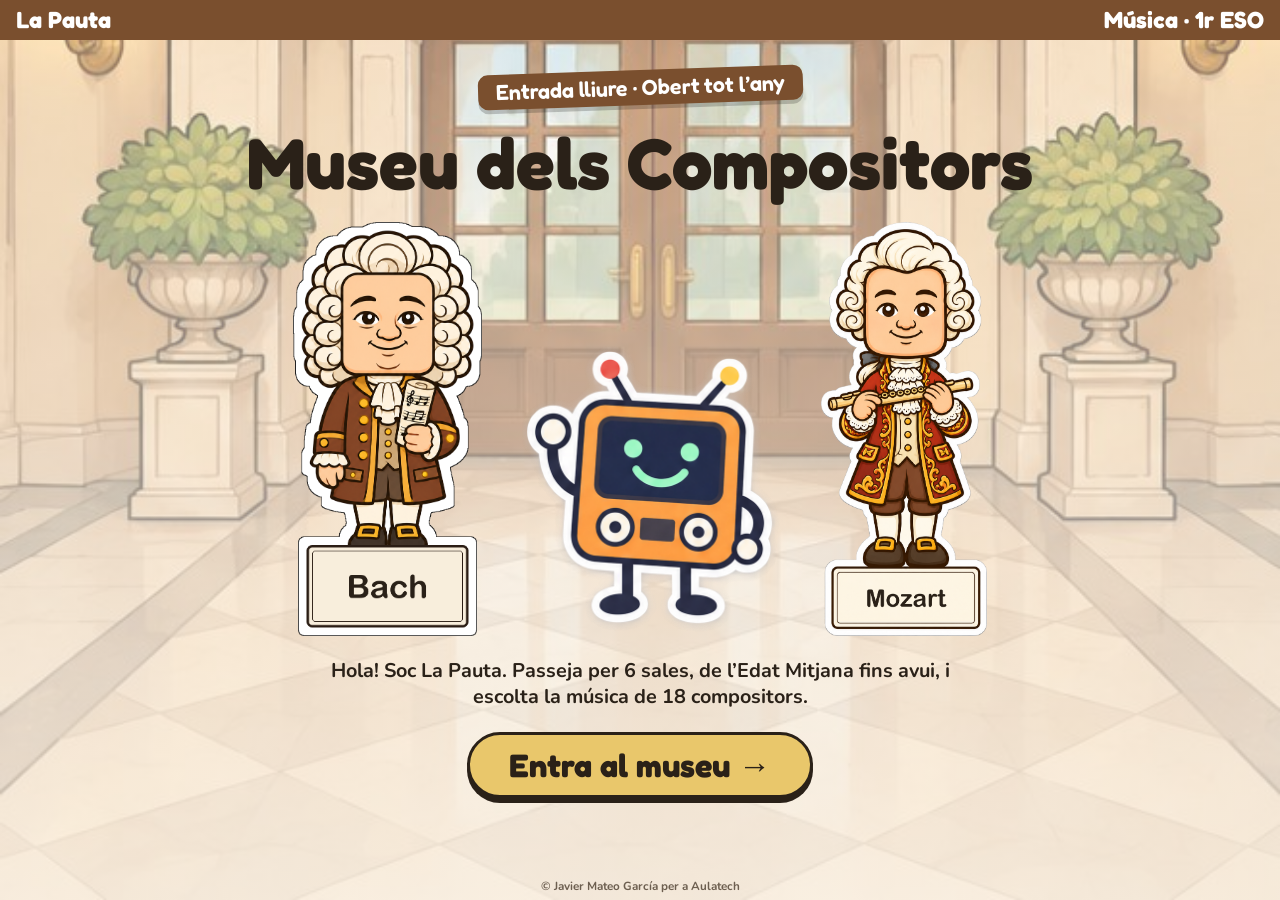
<file: index.html>
<!doctype html>
<html lang="ca">
<head>
<meta charset="utf-8">
<meta name="viewport" content="width=device-width, initial-scale=1">
<meta name="robots" content="noindex">
<title>Museu dels Compositors · La Pauta</title>
<link href="https://fonts.googleapis.com/css2?family=Fredoka:wght@500;600;700&family=Nunito:wght@700;800&display=swap" rel="stylesheet">
<link rel="stylesheet" href="museu.css">
<style>
  body { background:linear-gradient(#fbf7ee66, #fbf7eebb), url(img/fons/vestibul.jpg) center bottom / cover; }
  main { justify-content:center; align-items:center; gap:2.5vh; text-align:center; }
  .entrada { display:flex; align-items:flex-end; justify-content:center; gap:clamp(8px,3vw,40px); min-height:0; flex:0 1 46vh; }
  .entrada img { height:100%; max-width:30vw; object-fit:contain; }
  .entrada .pauta { height:70%; }
  h1 { font-size:clamp(32px,min(8vh,11vw),78px); }
  .cartell { background:var(--fusta); color:#fff; border-radius:10px; padding:.2em .8em; display:inline-block;
             font:600 clamp(14px,2.4vh,22px) Fredoka, sans-serif; transform:rotate(-2deg); box-shadow:0 4px 0 #0003; }
  p { margin:0; max-width:34em; }
</style>
</head>
<body>
<nav class="banda"><span>La Pauta</span><span>Música · 1r ESO</span></nav>
<main>
  <span class="cartell">Entrada lliure · Obert tot l’any</span>
  <h1>Museu dels Compositors</h1>
  <div class="entrada">
    <img src="img/bach.png" alt="Figura de Bach">
    <img class="pauta" src="img/pauta-base-saluda.png" alt="La Pauta et saluda">
    <img src="img/mozart.png" alt="Figura de Mozart">
  </div>
  <p>Hola! Soc La Pauta. Passeja per <b>6 sales</b>, de l’Edat Mitjana fins avui, i <b>escolta</b> la música de <b>18 compositors</b>.</p>
  <a class="boto gran" href="museu.html">Entra al museu →</a>
</main>
<footer>© Javier Mateo García per a Aulatech</footer>
</body>
</html>
</file>
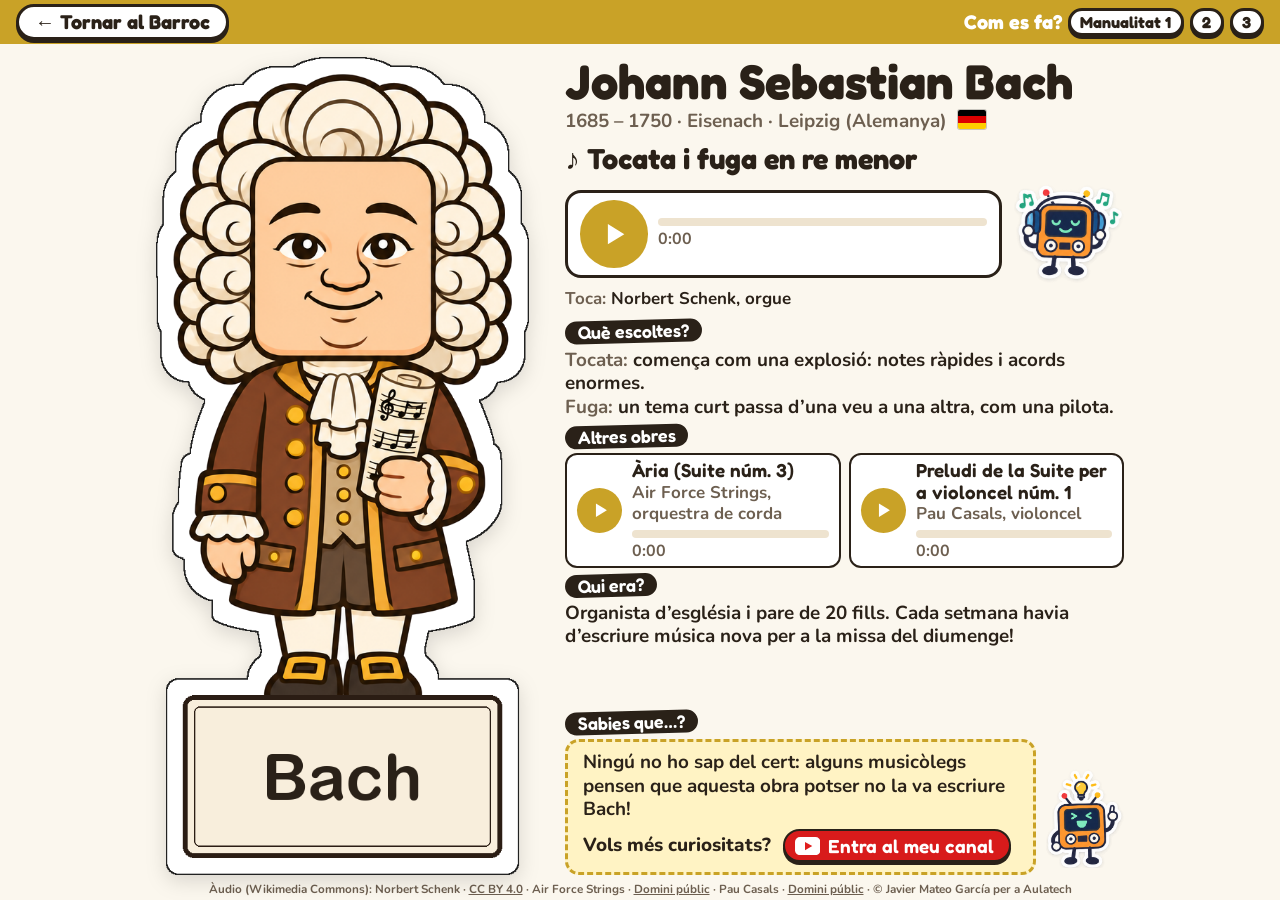
<file: compositor.html>
<!doctype html>
<html lang="ca">
<head>
<meta charset="utf-8">
<meta name="viewport" content="width=device-width, initial-scale=1">
<meta name="robots" content="noindex">
<title>Escolta · La Pauta</title>
<link href="https://fonts.googleapis.com/css2?family=Fredoka:wght@500;600;700&family=Nunito:wght@700;800&display=swap" rel="stylesheet">
<style>
  /* Tot en una pantalla, sense scroll: la mida de tot depèn de l'alçada (vh). */
  :root { --paper:#fbf7ee; --ink:#2a2118; --soft:#6d5f50; --epoca:#c9a227; }
  * { box-sizing:border-box; }
  body { margin:0; background:var(--paper); color:var(--ink); font:700 clamp(13px,2.15vh,21px)/1.25 Nunito, system-ui, sans-serif;
         display:flex; flex-direction:column; height:100dvh; overflow:hidden; }
  .banda { flex:none; background:var(--epoca); color:#fff; display:flex; align-items:center; justify-content:space-between;
           gap:10px; padding:.45vh 16px; font:700 clamp(15px,2.6vh,24px) Fredoka, sans-serif; }
  .tornar { color:var(--ink); background:#fff; text-decoration:none; border:3px solid var(--ink); border-radius:999px;
            padding:.15em .8em; box-shadow:0 3px 0 var(--ink); font-size:.85em; white-space:nowrap; }
  .fes { display:flex; align-items:center; gap:6px; font-size:.85em; }
  .fes .tornar { font-size:.8em; padding:.1em .6em; }
  .tornar:active { transform:translateY(3px); box-shadow:none; }
  main { flex:1; min-height:0; width:100%; max-width:1000px; margin:0 auto; padding:1.4vh 16px .8vh;
         display:grid; gap:1.2vh clamp(10px,3vw,36px); grid-template-columns:auto 1fr; grid-template-rows:auto 1fr;
         grid-template-areas:"fig cap" "fig cos"; }
  #figura { grid-area:fig; height:100%; max-width:40vw; object-fit:contain; align-self:center; min-height:0;
            filter:drop-shadow(0 6px 10px #0002); }
  .cap { grid-area:cap; } .cos { grid-area:cos; min-height:0; display:flex; flex-direction:column; gap:.6vh; }
  h1 { font:700 clamp(24px,5.4vh,54px)/1 Fredoka, sans-serif; margin:0 0 .1em; }
  .meta { color:var(--soft); margin:0; }
  .bandera { display:inline-block; width:1.5em; height:1em; vertical-align:-.12em; margin-left:.3em; border-radius:2px; box-shadow:0 0 0 1px #0003; }
  h2 { display:inline-block; font:600 .95em Fredoka, sans-serif; margin:0 0 .3em; color:#fff; background:var(--ink);
       padding:.05em .7em; border-radius:999px; transform:rotate(-1.5deg); }
  p { margin:0; }

  /* Obra principal: reproductor gran + La Pauta escoltant */
  .obra { font:700 clamp(17px,3.2vh,30px)/1.1 Fredoka, sans-serif; margin:1vh 0 .35em; }
  .principal { display:flex; align-items:center; gap:12px; }
  .principal .reproductor { flex:1; max-width:470px; }
  .pauta { flex:none; height:clamp(54px,11vh,120px); }
  .reproductor { display:flex; align-items:center; gap:10px; background:#fff; border:3px solid var(--ink);
                 border-radius:16px; padding:.8vh 12px; }
  .play { flex:none; width:clamp(44px,7.5vh,70px); aspect-ratio:1; border-radius:50%; border:none; background:var(--epoca);
          cursor:pointer; display:grid; place-items:center; padding:0; }
  .play:focus-visible { outline:4px solid var(--ink); outline-offset:3px; }
  .play svg { width:45%; height:45%; fill:#fff; }
  .barra { flex:1; min-width:0; }
  .temps { height:8px; background:#eee3cf; border-radius:4px; overflow:hidden; cursor:pointer; }
  .omple { height:100%; width:0; background:var(--epoca); }
  .rellotge { font-size:.85em; color:var(--soft); margin-top:3px; }
  .interpret { font-size:.9em; color:var(--soft); margin-top:.3em; }
  .interpret b { color:var(--ink); }

  /* Altres obres: reproductors petits */
  .altres { display:grid; grid-template-columns:1fr 1fr; gap:8px; }
  .altres .reproductor { border-width:2px; border-radius:12px; padding:.6vh 10px; }
  .altres .play { width:clamp(34px,5vh,46px); }
  .altres .titol { font:600 1em/1.15 Fredoka, sans-serif; }
  .altres .interpret { margin:0 0 .3em; }

  .buida { background:#fff8; border:2px dashed var(--soft); border-radius:12px; padding:.4em .8em; color:var(--soft); }
  .pista b { color:var(--soft); }
  .sabies { display:flex; align-items:flex-end; gap:10px; margin-top:auto; }
  .canal { display:flex; flex-wrap:wrap; align-items:center; gap:.3em .6em; margin-top:.4em; font-weight:800; }
  .boto-yt { display:inline-flex; align-items:center; gap:.4em; padding:.18em .8em .18em .55em; background:#d81b1b; color:#fff; border:2px solid var(--ink);
             border-radius:999px; box-shadow:0 3px 0 var(--ink); font:600 1em Fredoka, sans-serif; text-decoration:none; white-space:nowrap; transition:transform .12s, box-shadow .12s; }
  .boto-yt svg { width:1.35em; height:auto; flex:none; }
  .boto-yt:hover { transform:translateY(-1px); box-shadow:0 4px 0 var(--ink); }
  .boto-yt:active { transform:translateY(3px); box-shadow:0 0 0 var(--ink); }
  .pauta-canal { flex:none; display:block; }
  .curiositat { background:#fff3c4; border:3px dashed var(--epoca); border-radius:14px; padding:.5em .8em; }
  footer { flex:none; font-size:clamp(9px,1.3vh,12px); color:var(--soft); text-align:center; padding:0 16px .4vh; }
  footer a { color:inherit; }

  /* Mòbil vertical: figura + títol i obra principal a dalt; la resta a sota a tot l'ample */
  @media (max-aspect-ratio: 3/4) {
    main { grid-template-columns:36% 1fr; grid-template-areas:"fig cap" "cos cos"; }
    #figura { height:auto; width:100%; max-width:none; max-height:30vh; }
    .principal .pauta { height:clamp(44px,7vh,70px); }
    #figura { max-height:27vh; }
    .altres { gap:5px; }
    body { font-size:clamp(12px,1.7vh,15px); }
    #figura { max-height:25vh; }
    h1 { font-size:clamp(22px,4vh,34px); }
    .obra { font-size:clamp(16px,2.6vh,22px); }
    .altres .reproductor { gap:6px; padding:5px 7px; }
    .altres .play { width:32px; }
    .altres .reproductor:not(.activa) :is(.temps, .rellotge) { display:none; }  /* la barra només surt a l'obra que sona */
    .cos { gap:.8vh; }
  }
</style>
</head>
<body>
<nav class="banda"><a class="tornar" id="tornar" href="#">← Tornar al <span id="epoca"></span></a><span class="fes">Com es fa?<a class="tornar" id="m1">Manualitat 1</a><a class="tornar" id="m2">2</a><a class="tornar" id="m3">3</a></span></nav>
<main>
  <img id="figura" alt="">
  <div class="cap">
    <h1 id="nom"></h1>
    <p class="meta" id="dates"></p>
    <div id="principal"></div>
  </div>
  <div class="cos">
    <section><h2>Què escoltes?</h2><div id="pistes"></div></section>
    <section><h2>Altres obres</h2><div class="altres" id="altres"></div></section>
    <section><h2>Qui era?</h2><p id="qui"></p></section>
    <section class="sabies">
      <div style="flex:1"><h2>Sabies que…?</h2><p class="curiositat"><span id="curiositat"></span><span class="canal">Vols més curiositats? <a class="boto-yt" href="https://www.youtube.com/@lapautamusica" target="_blank" rel="noopener"><svg viewBox="0 0 28 20" aria-hidden="true"><rect width="28" height="20" rx="5.5" fill="#fff"/><path d="M11 5.5v9l8-4.5z" fill="#e01e1e"/></svg>Entra al meu canal</a></span></p></div>
      <a class="pauta-canal" href="https://www.youtube.com/@lapautamusica" target="_blank" rel="noopener" aria-label="Canal de La Pauta a YouTube"><img class="pauta" id="pauta-idea" alt=""></a>
    </section>
  </div>
</main>
<footer><span id="credits"></span> · © Javier Mateo García per a Aulatech</footer>
<audio id="audio" preload="none"></audio>
<script src="dades.js"></script>
<script>
const id = new URLSearchParams(location.search).get("c") || location.pathname.split("/").filter(Boolean).pop();
const clau = id in COMPOSITORS ? id : "bach";
const c = COMPOSITORS[clau];
const $ = s => document.getElementById(s);
const vestit = PAUTA[c.epoca] || "base";
const PLAY = "M7 4v16l13-8z", PAUSA = "M6 4h4v16H6zM14 4h4v16h-4z";

document.documentElement.style.setProperty("--epoca", EPOQUES[c.epoca]);
document.title = `${c.nom} · Escolta`;
$("epoca").textContent = c.epoca;
$("tornar").href = `epoca.html?e=${encodeURIComponent(c.epoca)}`;
for (const n of [1, 2, 3]) $(`m${n}`).href = `com-es-fa.html?c=${clau}&m=${n}`;
$("figura").src = `img/${clau}.png`;
$("figura").alt = `Figura de ${c.nom}`;
$("nom").textContent = c.nom;
$("dates").innerHTML = `${c.dates} · ${c.lloc} ${[].concat(c.pais).map(p => `<span class="bandera" style="background:${BANDERES[p]}"></span>`).join("")}`;
$("qui").textContent = c.qui;
$("curiositat").textContent = c.curiositat;
$("pauta-idea").src = `img/pauta-${vestit}-idea.png`;
$("pistes").innerHTML = c.pistes.map(p => `<p class="pista"><b>${p.titol}:</b> ${p.text}</p>`).join("");

// i = 0: obra principal (gran, sense títol dins). i > 0: altres obres (títol i intèrpret dins).
const reproductor = (o, i) => `
  <div class="reproductor" data-i="${i}">
    <button class="play" aria-label="Escolta: ${o.titol}"><svg viewBox="0 0 24 24"><path d="${PLAY}"/></svg></button>
    <div class="barra">
      ${i ? `<div class="titol">${o.titol}</div><div class="interpret">${o.interpret}</div>` : ""}
      <div class="temps" tabindex="0" role="slider" aria-label="Posició"><div class="omple"></div></div>
      <div class="rellotge">0:00</div>
    </div>
  </div>`;
const [principal, ...altres] = c.obres;
if (!principal) {  // sense_audio: cap gravació lliure (p. ex. música encara protegida)
  $("principal").innerHTML = `<p class="buida" style="margin-top:1vh">Encara no hem trobat cap gravació lliure per escoltar aquí. Busca-la amb el teu professor!</p>`;
  $("altres").closest("section").hidden = true;
  $("credits").textContent = "";
} else {
$("principal").innerHTML = `
  <p class="obra">♪ ${principal.titol}</p>
  <div class="principal">${reproductor(principal, 0)}<img class="pauta" src="img/pauta-${vestit}-escolta.png" alt="La Pauta escoltant"></div>
  <p class="interpret">Toca: <b>${principal.interpret}</b></p>`;
$("altres").innerHTML = altres.map((o, i) => reproductor(o, i + 1)).join("");
if (!altres.length) $("altres").outerHTML = `<p class="buida">Encara no hem trobat cap altra gravació lliure de ${c.nom.split(" ").pop()}. Aviat n’hi haurà més!</p>`;
}
// Crèdits: un per intèrpret (si toca diverses obres, surt un sol cop).
const vist = {};
if (c.obres.length) $("credits").innerHTML = "Àudio (Wikimedia Commons): " + c.obres.filter(o => !vist[o.interpret.split(",")[0]] && (vist[o.interpret.split(",")[0]] = 1)).map(o =>
  `${o.interpret.split(",")[0]} · <a href="${o.font}" target="_blank" rel="noopener">${o.llicencia}</a>`).join(" · ");

// Un sol <audio> per a totes les obres: si en poses una, s'atura l'altra.
const a = $("audio");
let actual = -1;
const caixa = i => document.querySelector(`.reproductor[data-i="${i}"]`);
const mmss = t => `${Math.floor(t / 60)}:${String(Math.floor(t % 60)).padStart(2, "0")}`;
document.querySelectorAll(".reproductor").forEach(r => {
  const i = +r.dataset.i;
  r.querySelector(".play").onclick = () => {
    if (i !== actual) {
      if (actual >= 0) { caixa(actual).querySelector(".omple").style.width = 0; caixa(actual).querySelector(".rellotge").textContent = "0:00"; }
      if (actual >= 0) caixa(actual).classList.remove("activa");
      actual = i; a.src = c.obres[i].src; r.classList.add("activa");
    }
    a.paused ? a.play() : a.pause();
  };
  const t = r.querySelector(".temps");
  t.onclick = e => { if (i === actual && a.duration) a.currentTime = (e.offsetX / t.clientWidth) * a.duration; };
  t.onkeydown = e => { if (i !== actual) return; if (e.key === "ArrowRight") a.currentTime += 10; if (e.key === "ArrowLeft") a.currentTime -= 10; };
});
a.onplay = a.onpause = () => document.querySelectorAll(".reproductor").forEach(r => {
  r.querySelector("path").setAttribute("d", +r.dataset.i === actual && !a.paused ? PAUSA : PLAY);
});
a.ontimeupdate = () => {
  const r = caixa(actual); if (!r) return;
  r.querySelector(".omple").style.width = `${(a.currentTime / a.duration) * 100 || 0}%`;
  r.querySelector(".rellotge").textContent = `${mmss(a.currentTime)} / ${a.duration ? mmss(a.duration) : "–"}`;
};

// Tot ha de cabre en una pantalla: si algun bloc desborda (textos llargs, pantalles petites),
// es redueix la lletra de tota la pàgina de mig en mig píxel fins que hi cap.
const desborda = () => [...document.querySelectorAll("main, .cap, .cos, .barra, .reproductor")]
  .some(e => e.scrollHeight > e.clientHeight + 1 || e.scrollWidth > e.clientWidth + 1);
function encaixa() {
  document.body.style.fontSize = "";
  let mida = parseFloat(getComputedStyle(document.body).fontSize);
  while (desborda() && mida > 9) document.body.style.fontSize = `${mida -= 0.5}px`;
}
document.fonts.ready.then(encaixa);
$("figura").addEventListener("load", encaixa);  // l'amplada de la figura canvia l'espai del text
document.querySelectorAll(".pauta, #pauta-idea").forEach(i => i.addEventListener("load", encaixa));
addEventListener("resize", encaixa);
</script>
</body>
</html>
</file>
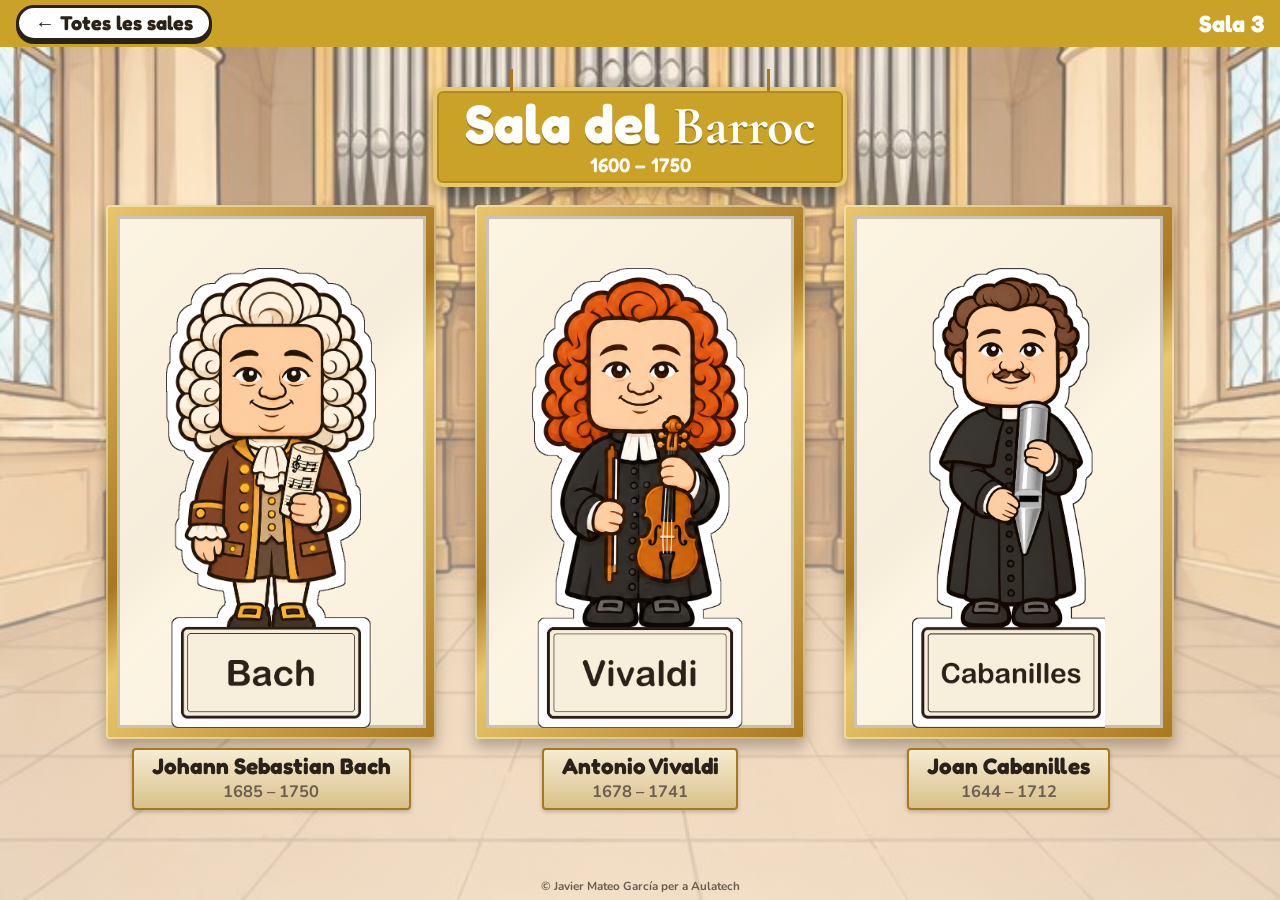
<file: epoca.html>
<!doctype html>
<html lang="ca">
<head>
<meta charset="utf-8">
<meta name="viewport" content="width=device-width, initial-scale=1">
<meta name="robots" content="noindex">
<title>Sala · Museu dels Compositors</title>
<link href="https://fonts.googleapis.com/css2?family=Uncial+Antiqua&family=IM+Fell+English+SC&family=Cormorant+Garamond:wght@700&family=Cinzel:wght@700&family=Abril+Fatface&family=Bebas+Neue&family=Fredoka:wght@500;600;700&family=Nunito:wght@700;800&display=swap" rel="stylesheet">
<link rel="stylesheet" href="museu.css">
<style>
  .grup { flex:1; min-height:0; display:grid; grid-template-columns:repeat(3, minmax(0,1fr)); gap:clamp(10px,3vw,40px); }
  /* Cartell de la sala: color de l'època, marc daurat, penjat de dos cordons */
  .cartell-sala { align-self:center; position:relative; margin:2.5vh 0 2vh; padding:.5vh 1.4em .7vh; text-align:center; color:#fff;
                  background:var(--epoca); border:4px solid var(--or1); border-radius:10px; box-shadow:0 6px 14px #0005, inset 0 0 0 2px #0002; }
  .cartell-sala::before, .cartell-sala::after { content:""; position:absolute; top:-2.5vh; width:3px; height:2.5vh; background:var(--or2); }
  .cartell-sala::before { left:18%; } .cartell-sala::after { right:18%; }
  .cartell-sala h1 { color:#fff; text-shadow:0 2px 0 #0004; }
  .cartell-sala p { margin:0; font:600 clamp(13px,2.2vh,20px) Fredoka, sans-serif; opacity:.95; }
  .llenc { background:#fffaf0e6; }
  .placa b { font-size:clamp(13px,min(2.5vh,4vw),24px); }
  /* Mòbil vertical: el quadre pren la forma de la figura (alta i estreta) i queda centrat, sense espai buit a dalt */
  @media (max-aspect-ratio: 3/4) {
    .grup { align-items:center; gap:8px; }
    .marc { flex:none; aspect-ratio:1 / 2.15; padding:5px; }
    .llenc { padding:4% 3% 0; }
    .llenc img { max-height:100%; width:100%; }
  }
</style>
</head>
<body>
<nav class="banda"><a class="boto" href="museu.html">← Totes les sales</a><span id="banda"></span></nav>
<main>
  <div class="cartell-sala"><h1 id="titol"></h1><p id="anys"></p></div>
  <div class="grup" id="grup"></div>
</main>
<footer>© Javier Mateo García per a Aulatech</footer>
<script src="dades.js"></script>
<script>
const e = new URLSearchParams(location.search).get("e") || "Barroc";
const $ = s => document.getElementById(s);
document.title = `${e} · Museu dels Compositors`;
$("banda").textContent = `Sala ${Object.keys(EPOQUES).indexOf(e) + 1}`;
$("titol").innerHTML = `Sala del <span style="font-family:${LLETRES[e]}, Fredoka, serif">${e}</span>`;
$("anys").textContent = ANYS[e];
document.querySelector(".banda").style.background = EPOQUES[e];
document.querySelector(".cartell-sala").style.setProperty("--epoca", EPOQUES[e]);
document.body.style.background = `linear-gradient(#fbf7ee55, #fbf7ee99), url(${fons(e)}) center bottom / cover`;
$("grup").innerHTML = Object.entries(COMPOSITORS).filter(([, c]) => c.epoca === e).map(([id, c]) => {
  const obre = true;
  return `<${obre ? "a" : "div"} class="quadre ${obre ? "" : "tancada"}" ${obre ? `href="compositor.html?c=${id}"` : ""}>
    <div class="marc"><div class="llenc"><img src="img/${id}.png" alt="Figura de ${c.nom}"></div></div>
    <div class="placa"><b>${c.nom}</b><small>${obre ? c.dates : "Aviat!"}</small></div>
  </${obre ? "a" : "div"}>`;
}).join("");
</script>
</body>
</html>
</file>
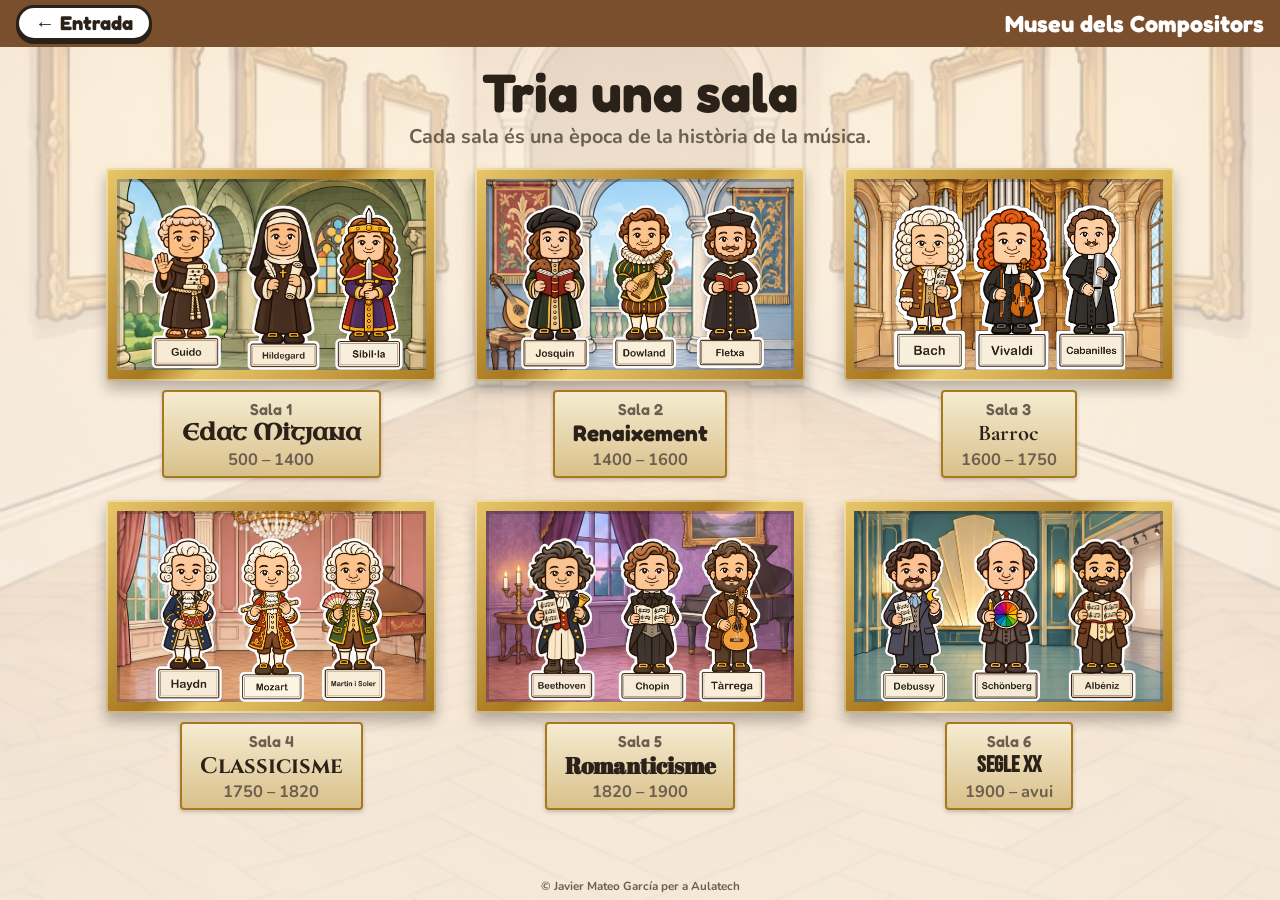
<file: museu.html>
<!doctype html>
<html lang="ca">
<head>
<meta charset="utf-8">
<meta name="viewport" content="width=device-width, initial-scale=1">
<meta name="robots" content="noindex">
<title>Les sales · Museu dels Compositors</title>
<link href="https://fonts.googleapis.com/css2?family=Uncial+Antiqua&family=IM+Fell+English+SC&family=Cormorant+Garamond:wght@700&family=Cinzel:wght@700&family=Abril+Fatface&family=Bebas+Neue&family=Fredoka:wght@500;600;700&family=Nunito:wght@700;800&display=swap" rel="stylesheet">
<link rel="stylesheet" href="museu.css">
<style>
  body { background:linear-gradient(#fbf7eeaa, #fbf7eedd), url(img/fons/passadis.jpg) center bottom / cover; }
  .sales { flex:1; min-height:0; display:grid; grid-template-columns:repeat(3, minmax(0,1fr)); grid-template-rows:repeat(2, minmax(0,1fr));
           gap:2.5vh clamp(10px,3vw,40px); }
  .num { font:600 .8em Fredoka, sans-serif; color:var(--soft); }
  .buit { font:700 clamp(28px,6vh,60px) Fredoka, sans-serif; color:#fff9; align-self:center; }
  @media (max-aspect-ratio: 3/4) {
    .sales { grid-template-columns:repeat(2, minmax(0,1fr)); grid-template-rows:repeat(3, minmax(0,1fr)); gap:1.6vh 12px; }
  }
</style>
</head>
<body>
<nav class="banda"><a class="boto" href="index.html">← Entrada</a><span>Museu dels Compositors</span></nav>
<main>
  <h1>Tria una sala</h1>
  <p class="sub">Cada sala és una època de la història de la música.</p>
  <div class="sales" id="sales"></div>
</main>
<footer>© Javier Mateo García per a Aulatech</footer>
<script src="dades.js"></script>
<script>
// Una sala per època; al llenç, les figures dels compositors que ja hi són.
document.getElementById("sales").innerHTML = Object.keys(EPOQUES).map((e, i) => {
  const ids = Object.keys(COMPOSITORS).filter(id => COMPOSITORS[id].epoca === e);
  const llenc = ids.length ? ids.map(id => `<img src="img/${id}.png" alt="">`).join("") : `<span class="buit">?</span>`;
  const obre = ids.length > 0;
  return `<${obre ? "a" : "div"} class="quadre ${obre ? "" : "tancada"}" ${obre ? `href="epoca.html?e=${encodeURIComponent(e)}"` : ""}>
    <div class="marc"><div class="llenc" style="background:url(${fons(e)}) center/cover">${llenc}</div></div>
    <div class="placa"><span class="num">Sala ${i + 1}</span><b style="font-family:${LLETRES[e]}, Fredoka, serif">${e}</b><small>${obre ? ANYS[e] : "Aviat!"}</small></div>
  </${obre ? "a" : "div"}>`;
}).join("");
</script>
</body>
</html>
</file>
<file: museu.css>
/* Estil «museu»: paret, sòcol de fusta, terra de parquet, quadres amb marc daurat i placa. */
:root { --paper:#fbf7ee; --ink:#2a2118; --soft:#6d5f50; --paret:#efe4cf; --fusta:#7a4f2e; --or1:#e9c76b; --or2:#a8781f; }
* { box-sizing:border-box; }
body { margin:0; height:100dvh; overflow:hidden; display:flex; flex-direction:column; color:var(--ink);
       font:700 clamp(13px,2.2vh,20px)/1.3 Nunito, system-ui, sans-serif;
       background:
         linear-gradient(#0000 calc(100% - 9vh), var(--fusta) calc(100% - 9vh), var(--fusta) calc(100% - 8vh), #0000 0),
         repeating-linear-gradient(90deg, #9c6a3f 0 60px, #8d5e36 60px 120px) bottom / 100% 8vh no-repeat,
         repeating-linear-gradient(90deg, #0000 0 22px, #0000000a 22px 24px),
         var(--paret); }
.banda { flex:none; display:flex; align-items:center; justify-content:space-between; gap:10px; padding:.6vh 16px;
         background:var(--fusta); color:#fff; font:700 clamp(15px,2.6vh,24px) Fredoka, sans-serif; }
.boto { display:inline-block; color:var(--ink); background:#fff; text-decoration:none; border:3px solid var(--ink); border-radius:999px;
        padding:.15em .8em; box-shadow:0 3px 0 var(--ink); font:700 .85em Fredoka, sans-serif; white-space:nowrap; cursor:pointer; }
.boto:active { transform:translateY(3px); box-shadow:none; }
.boto.gran { font-size:clamp(20px,3.6vh,34px); padding:.3em 1.2em; background:var(--or1); box-shadow:0 5px 0 var(--ink); }
main { flex:1; min-height:0; width:100%; max-width:1100px; margin:0 auto; padding:2vh 16px 10vh; display:flex; flex-direction:column; }
h1 { font:700 clamp(26px,min(6vh,8.5vw),58px)/1 Fredoka, sans-serif; margin:0; text-align:center; }
.sub { text-align:center; color:var(--soft); margin:.6vh 0 2vh; }

/* Quadre: marc daurat + llenç + placa */
.quadre { min-height:0; display:flex; flex-direction:column; align-items:center; text-decoration:none; color:inherit; }
.marc { flex:1; min-height:0; width:100%; padding:clamp(6px,1.2vh,12px); border-radius:4px;
        background:linear-gradient(135deg, var(--or1), var(--or2) 45%, var(--or1) 55%, var(--or2));
        box-shadow:0 8px 14px #0004, inset 0 0 0 2px #fff6; }
.llenc { height:100%; background:var(--fons, #fff); box-shadow:inset 0 0 0 3px #0003; display:flex; align-items:flex-end;
         justify-content:center; gap:2%; padding:4% 4% 0; overflow:hidden; }
.llenc img { min-width:0; max-height:92%; object-fit:contain; flex:0 1 auto; }
.placa { margin-top:1vh; background:linear-gradient(#f6ecd2, #d9c08a); border:2px solid var(--or2); border-radius:4px;
         padding:.2em .9em; text-align:center; box-shadow:0 2px 4px #0003; }
.placa b { display:block; font:700 clamp(14px,2.5vh,24px)/1.1 Fredoka, sans-serif; }
.placa small { color:var(--soft); }
a.quadre { transition:transform .15s; } a.quadre:hover { transform:translateY(-4px) rotate(-.6deg); }
.tancada { filter:grayscale(.9); opacity:.6; }
footer { position:fixed; left:0; right:0; bottom:.6vh; font-size:clamp(9px,1.3vh,12px); color:var(--soft); text-align:center; }
footer a { color:inherit; }
</file>
